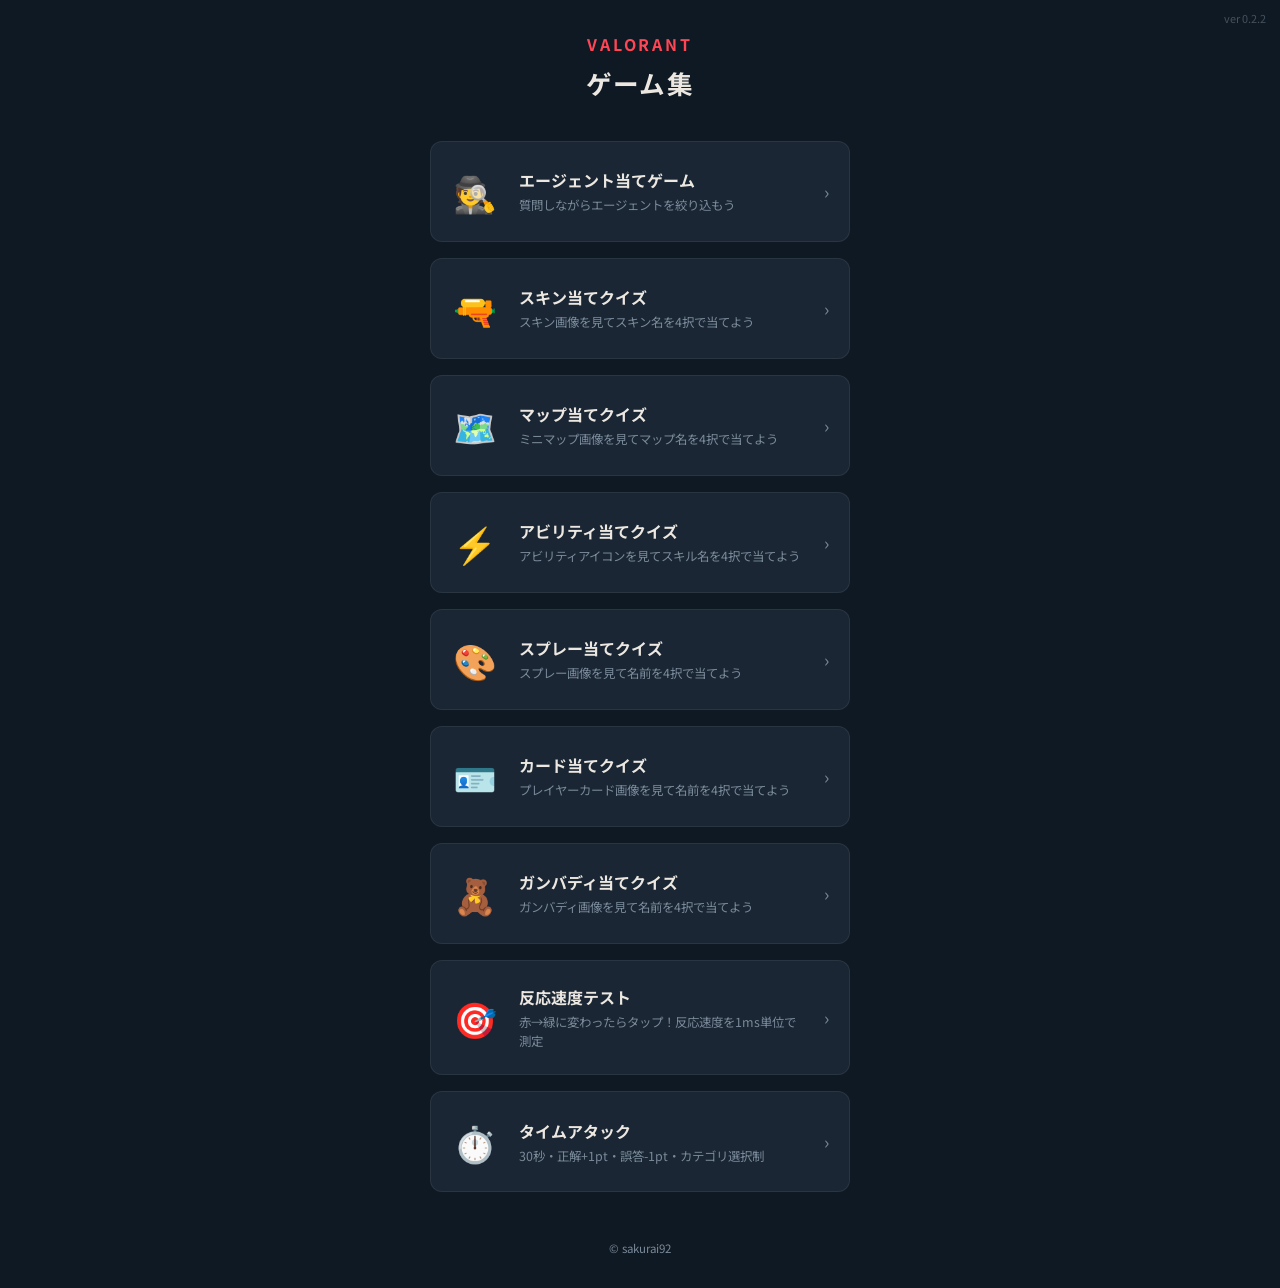
<file: index.html>
<!DOCTYPE html>
<html lang="ja">
<head>
  <meta charset="UTF-8">
  <meta name="viewport" content="width=device-width, initial-scale=1.0, user-scalable=no">
  <title>VALORANT ゲーム集</title>
  <link rel="preconnect" href="https://fonts.googleapis.com">
  <link href="https://fonts.googleapis.com/css2?family=Noto+Sans+JP:wght@400;600;700&display=swap" rel="stylesheet">
  <style>
    :root {
      --bg:     #0f1923;
      --card:   #1a2634;
      --hover:  #243040;
      --accent: #ff4655;
      --text:   #ece8e1;
      --muted:  #7a8a99;
      --border: #ffffff12;
    }

    *, *::before, *::after { box-sizing: border-box; margin: 0; padding: 0; }

    body {
      min-height: 100dvh;
      background: var(--bg);
      color: var(--text);
      font-family: 'Noto Sans JP', sans-serif;
      -webkit-font-smoothing: antialiased;
      display: flex;
      flex-direction: column;
      align-items: center;
      justify-content: center;
      padding: 32px 16px;
    }

    .logo {
      font-size: 1rem;
      font-weight: 700;
      color: var(--accent);
      letter-spacing: 0.18em;
      margin-bottom: 8px;
    }

    h1 {
      font-size: 1.6rem;
      font-weight: 700;
      letter-spacing: 0.04em;
      margin-bottom: 40px;
      color: var(--text);
    }

    .cards {
      display: flex;
      flex-direction: column;
      gap: 16px;
      width: 100%;
      max-width: 420px;
    }

    .card {
      display: flex;
      align-items: center;
      gap: 20px;
      padding: 24px 20px;
      background: var(--card);
      border: 1.5px solid var(--border);
      border-radius: 12px;
      text-decoration: none;
      color: var(--text);
      transition: background 0.18s, border-color 0.18s, transform 0.18s;
      cursor: pointer;
      -webkit-tap-highlight-color: transparent;
    }
    .card:hover {
      background: var(--hover);
      border-color: var(--accent);
      transform: translateY(-2px);
    }
    .card:active { transform: scale(0.98); }

    .card-icon {
      font-size: 2.2rem;
      flex-shrink: 0;
      width: 48px;
      text-align: center;
    }

    .card-text { flex: 1; }

    .card-title {
      font-size: 1rem;
      font-weight: 700;
      margin-bottom: 4px;
    }

    .card-desc {
      font-size: 0.78rem;
      color: var(--muted);
      line-height: 1.5;
    }

    .card-arrow {
      font-size: 1.1rem;
      color: var(--muted);
      flex-shrink: 0;
    }

    footer {
      margin-top: 48px;
      font-size: 0.72rem;
      color: var(--muted);
    }

    .version {
      position: fixed;
      top: 10px;
      right: 14px;
      font-size: 0.68rem;
      color: var(--muted);
      opacity: 0.5;
    }
  </style>
</head>
<body>

  <span class="version">ver 0.2.2</span>
  <p class="logo">VALORANT</p>
  <h1>ゲーム集</h1>

  <div class="cards">
    <a class="card" href="agent-game.html">
      <div class="card-icon">🕵️</div>
      <div class="card-text">
        <div class="card-title">エージェント当てゲーム</div>
        <div class="card-desc">質問しながらエージェントを絞り込もう</div>
      </div>
      <div class="card-arrow">›</div>
    </a>

    <a class="card" href="skin-quiz.html">
      <div class="card-icon">🔫</div>
      <div class="card-text">
        <div class="card-title">スキン当てクイズ</div>
        <div class="card-desc">スキン画像を見てスキン名を4択で当てよう</div>
      </div>
      <div class="card-arrow">›</div>
    </a>

    <a class="card" href="map-quiz.html">
      <div class="card-icon">🗺️</div>
      <div class="card-text">
        <div class="card-title">マップ当てクイズ</div>
        <div class="card-desc">ミニマップ画像を見てマップ名を4択で当てよう</div>
      </div>
      <div class="card-arrow">›</div>
    </a>

    <a class="card" href="ability-quiz.html">
      <div class="card-icon">⚡</div>
      <div class="card-text">
        <div class="card-title">アビリティ当てクイズ</div>
        <div class="card-desc">アビリティアイコンを見てスキル名を4択で当てよう</div>
      </div>
      <div class="card-arrow">›</div>
    </a>

    <a class="card" href="spray-quiz.html">
      <div class="card-icon">🎨</div>
      <div class="card-text">
        <div class="card-title">スプレー当てクイズ</div>
        <div class="card-desc">スプレー画像を見て名前を4択で当てよう</div>
      </div>
      <div class="card-arrow">›</div>
    </a>

    <a class="card" href="card-quiz.html">
      <div class="card-icon">🪪</div>
      <div class="card-text">
        <div class="card-title">カード当てクイズ</div>
        <div class="card-desc">プレイヤーカード画像を見て名前を4択で当てよう</div>
      </div>
      <div class="card-arrow">›</div>
    </a>

    <a class="card" href="buddy-quiz.html">
      <div class="card-icon">🧸</div>
      <div class="card-text">
        <div class="card-title">ガンバディ当てクイズ</div>
        <div class="card-desc">ガンバディ画像を見て名前を4択で当てよう</div>
      </div>
      <div class="card-arrow">›</div>
    </a>

    <a class="card" href="reaction-test.html">
      <div class="card-icon">🎯</div>
      <div class="card-text">
        <div class="card-title">反応速度テスト</div>
        <div class="card-desc">赤→緑に変わったらタップ！反応速度を1ms単位で測定</div>
      </div>
      <div class="card-arrow">›</div>
    </a>

    <a class="card" href="time-attack.html">
      <div class="card-icon">⏱️</div>
      <div class="card-text">
        <div class="card-title">タイムアタック</div>
        <div class="card-desc">30秒・正解+1pt・誤答-1pt・カテゴリ選択制</div>
      </div>
      <div class="card-arrow">›</div>
    </a>
  </div>

  <footer>© sakurai92</footer>

</body>
</html>
</file>
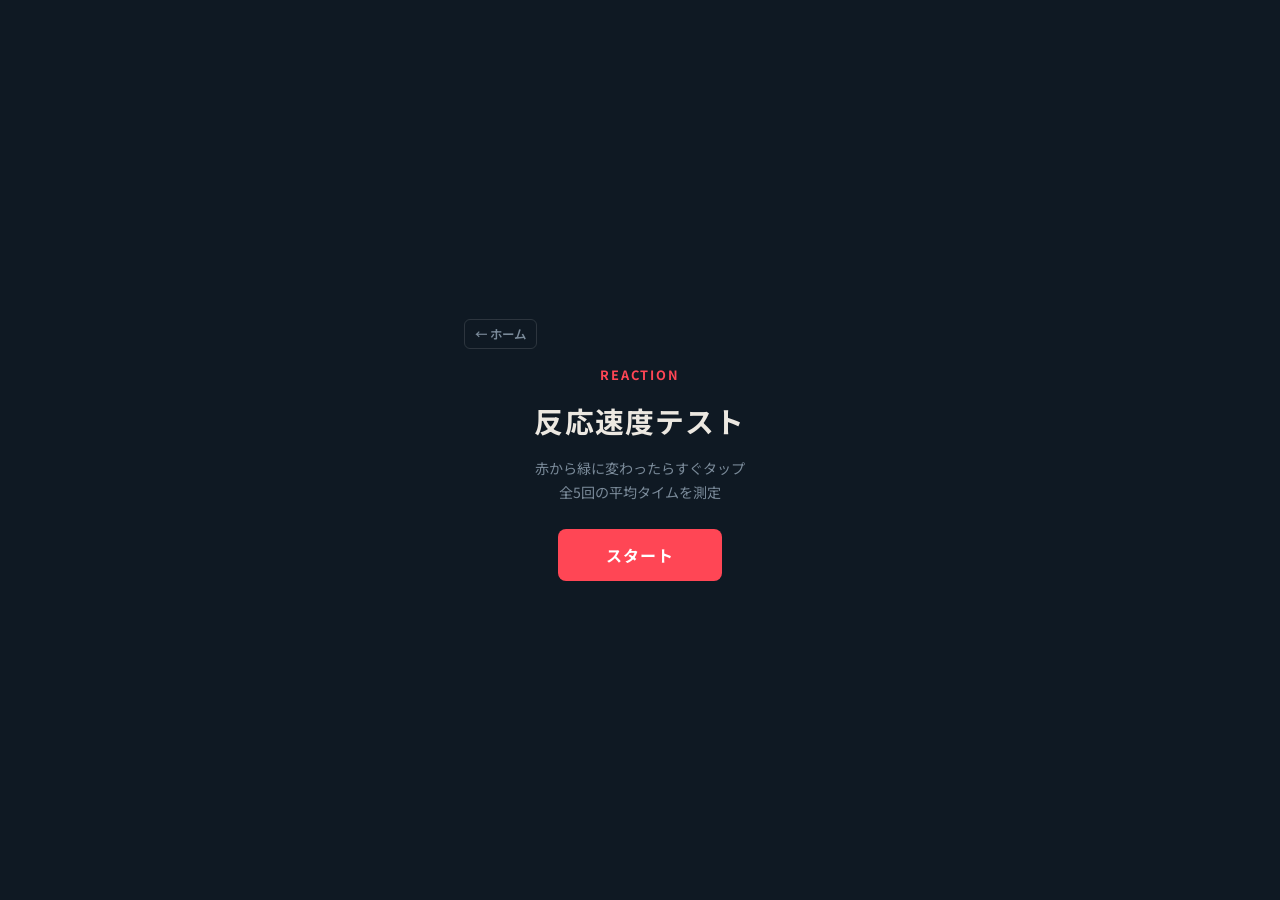
<file: reaction-test.html>
<!DOCTYPE html>
<html lang="ja">
<head>
  <meta charset="UTF-8">
  <meta name="viewport" content="width=device-width, initial-scale=1.0, user-scalable=no">
  <title>反応速度テスト</title>
  <link rel="preconnect" href="https://fonts.googleapis.com">
  <link href="https://fonts.googleapis.com/css2?family=Noto+Sans+JP:wght@400;600;700&display=swap" rel="stylesheet">
  <link rel="stylesheet" href="reaction-test.css">
</head>
<body>

  <div id="screen-start" class="screen active">
    <div class="inner">
      <a href="index.html" class="btn-home">← ホーム</a>
      <p class="label">REACTION</p>
      <h1>反応速度テスト</h1>
      <p class="desc">赤から緑に変わったらすぐタップ<br>全5回の平均タイムを測定</p>
      <button id="btn-start" class="btn-primary">スタート</button>
    </div>
  </div>

  <div id="screen-game" class="screen">
    <div class="game-round" id="game-round"></div>
    <div class="game-center">
      <p class="game-main-text" id="game-main-text"></p>
      <p class="game-sub-text" id="game-sub-text"></p>
    </div>
  </div>

  <div id="screen-result" class="screen">
    <div class="inner">
      <a href="index.html" class="btn-home">← ホーム</a>
      <p class="label">RESULT</p>
      <h2>平均タイム</h2>
      <div class="avg-wrap">
        <span id="result-avg">---</span>
        <span class="avg-unit">ms</span>
      </div>
      <div id="result-list" class="result-list"></div>
      <p id="result-msg" class="result-msg"></p>
      <button id="btn-retry" class="btn-primary">もう一度</button>
    </div>
  </div>

  <script src="reaction-test.js"></script>
</body>
</html>
</file>
<file: reaction-test.css>
:root {
  --bg:         #0f1923;
  --bg-card:    #1a2634;
  --accent:     #ff4655;
  --accent-dim: #c73040;
  --correct:    #00c89c;
  --text:       #ece8e1;
  --text-muted: #7a8a99;
  --border:     #ffffff12;
  --transition: 0.18s ease;
}

*, *::before, *::after { box-sizing: border-box; margin: 0; padding: 0; }

html, body {
  height: 100%;
  background: var(--bg);
  color: var(--text);
  font-family: 'Noto Sans JP', sans-serif;
  -webkit-font-smoothing: antialiased;
  overscroll-behavior: none;
  user-select: none;
}

.screen {
  display: none;
  position: fixed;
  inset: 0;
  flex-direction: column;
  align-items: center;
  justify-content: center;
}
.screen.active { display: flex; }

/* ── スタート・結果画面 ── */
.inner {
  display: flex;
  flex-direction: column;
  align-items: center;
  gap: 16px;
  padding: 40px 24px;
  text-align: center;
  max-width: 400px;
  width: 100%;
}
.inner .btn-home { align-self: flex-start; }

.label {
  font-size: 0.8rem;
  font-weight: 700;
  color: var(--accent);
  letter-spacing: 0.15em;
}

h1 { font-size: 1.8rem; font-weight: 700; letter-spacing: 0.04em; }
h2 { font-size: 1.4rem; font-weight: 700; }

.desc {
  color: var(--text-muted);
  font-size: 0.88rem;
  line-height: 1.7;
}

.btn-primary {
  margin-top: 8px;
  padding: 14px 48px;
  background: var(--accent);
  color: #fff;
  border: none;
  border-radius: 8px;
  font-size: 1rem;
  font-weight: 700;
  cursor: pointer;
  font-family: inherit;
  transition: background var(--transition), transform var(--transition);
  letter-spacing: 0.06em;
}
.btn-primary:hover  { background: var(--accent-dim); }
.btn-primary:active { transform: scale(0.96); }

.btn-home {
  color: var(--text-muted);
  text-decoration: none;
  font-size: 0.78rem;
  font-weight: 600;
  padding: 5px 10px;
  border: 1.5px solid #ffffff20;
  border-radius: 6px;
  transition: color var(--transition), border-color var(--transition);
}
.btn-home:hover { color: var(--text); border-color: #ffffff50; }

/* ── ゲーム画面 ── */
#screen-game {
  transition: background 0.05s;
  cursor: pointer;
  -webkit-tap-highlight-color: transparent;
}

#screen-game.s-ready  { background: var(--bg-card); }
#screen-game.s-wait   { background: #c0392b; }
#screen-game.s-react  { background: #00a87a; }
#screen-game.s-early  { background: #7b1a1a; }
#screen-game.s-show   { background: var(--bg-card); }

.game-round {
  position: absolute;
  top: 24px;
  right: 24px;
  font-size: 0.85rem;
  color: rgba(255,255,255,0.4);
  font-weight: 600;
}

.game-center {
  display: flex;
  flex-direction: column;
  align-items: center;
  gap: 12px;
}

.game-main-text {
  font-size: 3rem;
  font-weight: 700;
  color: #fff;
  letter-spacing: 0.04em;
  line-height: 1.2;
  text-align: center;
}

.game-sub-text {
  font-size: 1rem;
  color: rgba(255,255,255,0.5);
  font-weight: 600;
}

/* ── 結果画面 ── */
.avg-wrap {
  display: flex;
  align-items: baseline;
  gap: 6px;
}
#result-avg {
  font-size: 4rem;
  font-weight: 700;
  color: var(--accent);
  line-height: 1;
}
.avg-unit {
  font-size: 1.1rem;
  color: var(--text-muted);
}

.result-list {
  width: 100%;
  display: flex;
  flex-direction: column;
  gap: 6px;
  margin-top: 4px;
}
.result-item {
  display: flex;
  justify-content: space-between;
  align-items: center;
  padding: 8px 16px;
  background: #ffffff08;
  border-radius: 8px;
  font-size: 0.9rem;
}
.result-item .r-label { color: var(--text-muted); }
.result-item .r-val   { font-weight: 700; }

.result-msg {
  font-size: 0.95rem;
  color: var(--text-muted);
  min-height: 1.5em;
}
</file>
